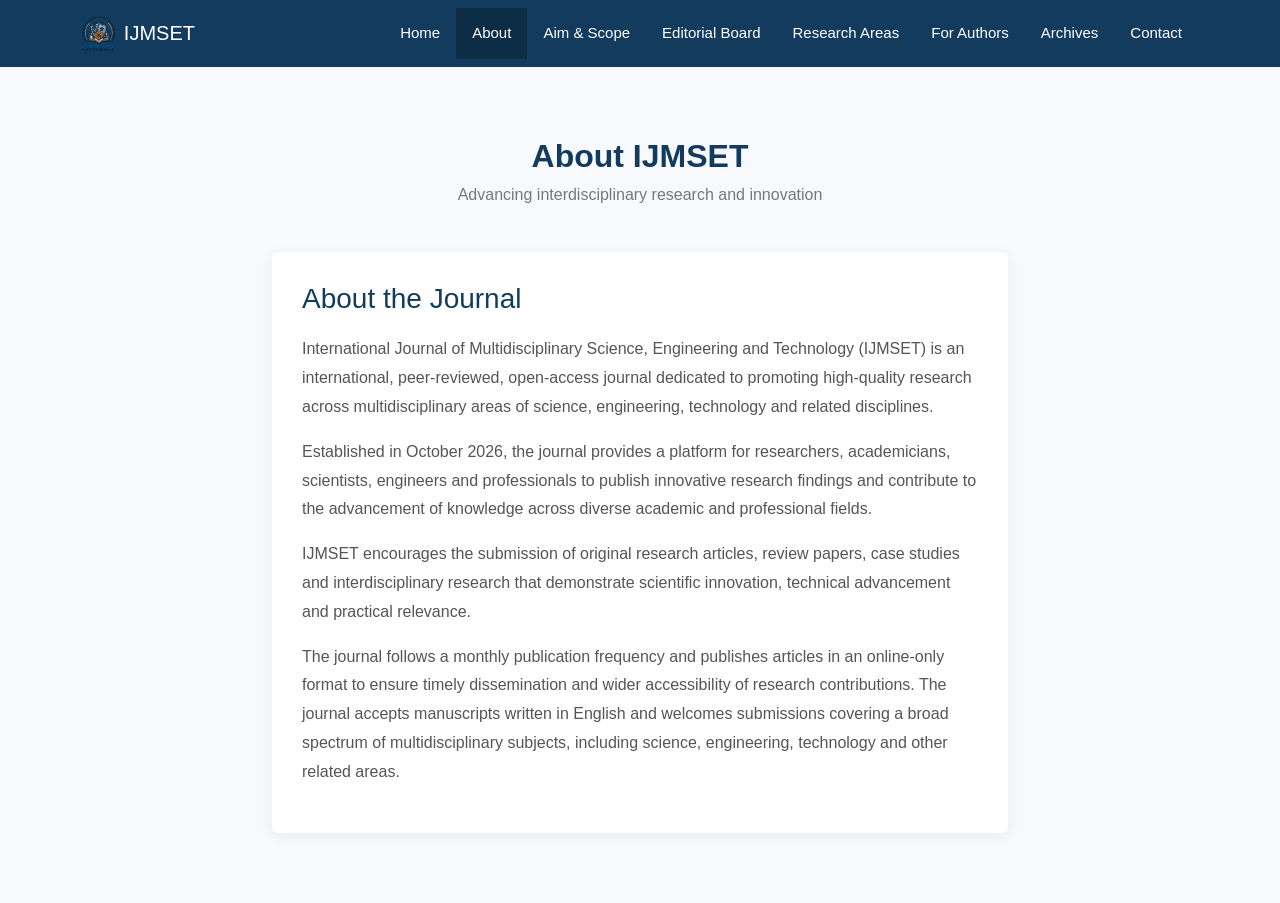
<file: about.html>
<!DOCTYPE html>
<html lang="en">
<head>
    <meta charset="UTF-8">
    <meta name="viewport" content="width=device-width, initial-scale=1.0">
    <title>IJMSET | About</title>
    <link rel="icon" href="logo.png" type="image/png">
    <link href="https://cdn.jsdelivr.net/npm/bootstrap@5.3.3/dist/css/bootstrap.min.css" rel="stylesheet">
    <link href="https://cdn.jsdelivr.net/npm/bootstrap-icons@1.11.3/font/bootstrap-icons.css" rel="stylesheet">
    <link rel="stylesheet" href="style.css">
</head>
<body>
<nav class="navbar navbar-expand-lg navbar-dark">
    <div class="container">
        <a class="navbar-brand d-flex align-items-center" href="index.html"><img src="logo.png" class="logo-img-nav"><span>IJMSET</span></a>
        <div class="collapse navbar-collapse"><ul class="navbar-nav ms-auto">
            <li class="nav-item"><a class="nav-link" href="index.html">Home</a></li>
            <li class="nav-item"><a class="nav-link active" href="about.html">About</a></li>
            <li class="nav-item"><a class="nav-link" href="aim-scope.html">Aim & Scope</a></li>
            <li class="nav-item"><a class="nav-link" href="editorial-board.html">Editorial Board</a></li>
            <li class="nav-item"><a class="nav-link" href="research-areas.html">Research Areas</a></li>
            <li class="nav-item"><a class="nav-link" href="author.html">For Authors</a></li>
            <li class="nav-item"><a class="nav-link" href="archives.html">Archives</a></li>
            <li class="nav-item"><a class="nav-link" href="contact.html">Contact</a></li>
        </ul></div>
    </div>
</nav>

<section class="section">
    <div class="container">
        <div class="section-title">
            <h2>About IJMSET</h2>
            <p>Advancing interdisciplinary research and innovation</p>
        </div>
        <div class="row justify-content-center">
            <div class="col-md-8">
                <div class="about-box">
                    <h3>About the Journal</h3>
                    <p>International Journal of Multidisciplinary Science, Engineering and Technology (IJMSET) is an international, peer-reviewed, open-access journal dedicated to promoting high-quality research across multidisciplinary areas of science, engineering, technology and related disciplines.</p>
                    <p>Established in October 2026, the journal provides a platform for researchers, academicians, scientists, engineers and professionals to publish innovative research findings and contribute to the advancement of knowledge across diverse academic and professional fields.</p>
                    <p>IJMSET encourages the submission of original research articles, review papers, case studies and interdisciplinary research that demonstrate scientific innovation, technical advancement and practical relevance.</p>
                    <p>The journal follows a monthly publication frequency and publishes articles in an online-only format to ensure timely dissemination and wider accessibility of research contributions. The journal accepts manuscripts written in English and welcomes submissions covering a broad spectrum of multidisciplinary subjects, including science, engineering, technology and other related areas.</p>
                </div>
            </div>
        </div>
    </div>
</section>
</body>
</html>
</file>
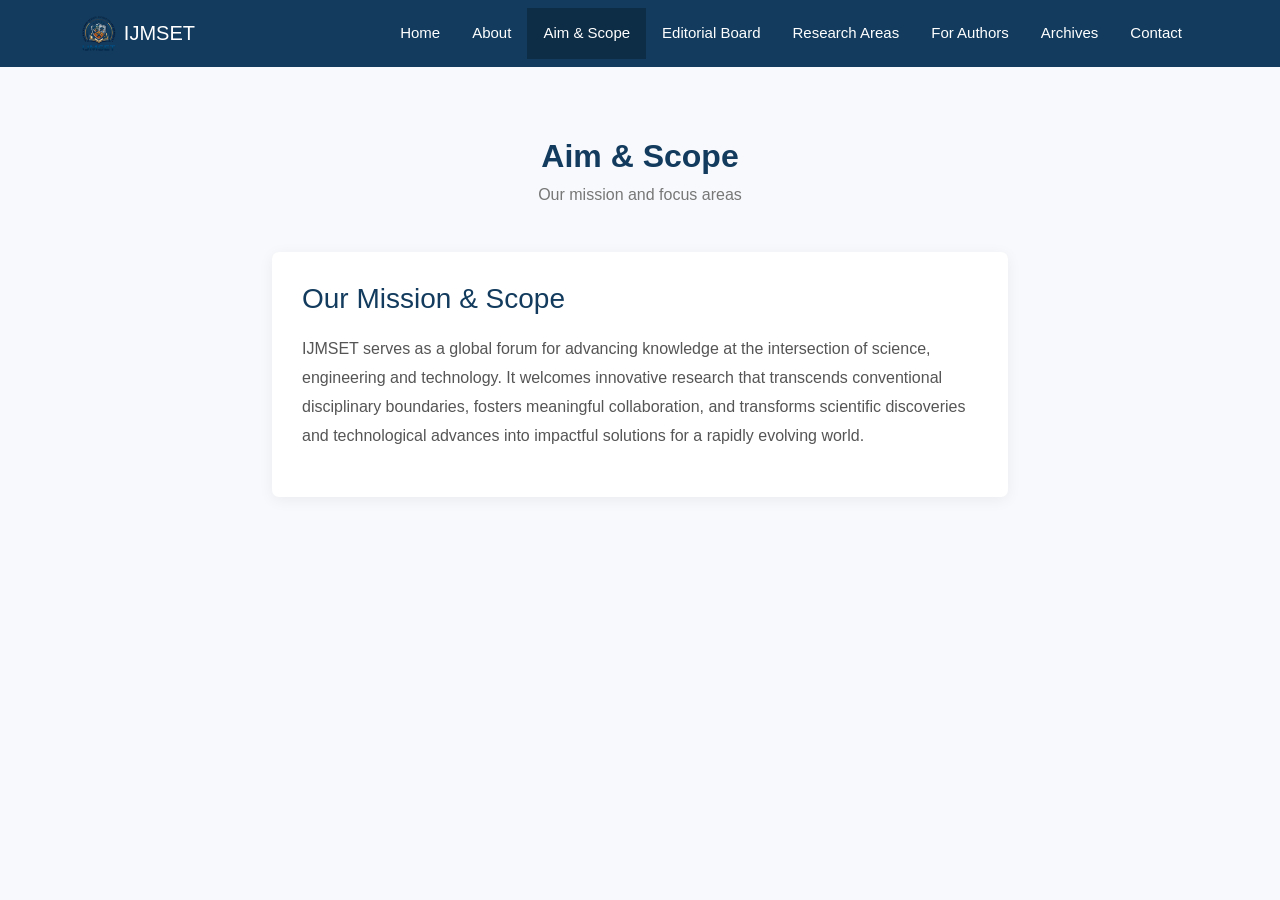
<file: aim-scope.html>
<!DOCTYPE html>
<html lang="en">
<head>
    <meta charset="UTF-8">
    <meta name="viewport" content="width=device-width, initial-scale=1.0">
    <title>IJMSET | Aim & Scope</title>
    <link rel="icon" href="logo.png" type="image/png">
    <link href="https://cdn.jsdelivr.net/npm/bootstrap@5.3.3/dist/css/bootstrap.min.css" rel="stylesheet">
    <link href="https://cdn.jsdelivr.net/npm/bootstrap-icons@1.11.3/font/bootstrap-icons.css" rel="stylesheet">
    <link rel="stylesheet" href="style.css">
</head>
<body>
<nav class="navbar navbar-expand-lg navbar-dark">
    <div class="container">
        <a class="navbar-brand d-flex align-items-center" href="index.html"><img src="logo.png" class="logo-img-nav"><span>IJMSET</span></a>
        <div class="collapse navbar-collapse"><ul class="navbar-nav ms-auto">
            <li class="nav-item"><a class="nav-link" href="index.html">Home</a></li>
            <li class="nav-item"><a class="nav-link" href="about.html">About</a></li>
            <li class="nav-item"><a class="nav-link active" href="aim-scope.html">Aim & Scope</a></li>
            <li class="nav-item"><a class="nav-link" href="editorial-board.html">Editorial Board</a></li>
            <li class="nav-item"><a class="nav-link" href="research-areas.html">Research Areas</a></li>
            <li class="nav-item"><a class="nav-link" href="author.html">For Authors</a></li>
            <li class="nav-item"><a class="nav-link" href="archives.html">Archives</a></li>
            <li class="nav-item"><a class="nav-link" href="contact.html">Contact</a></li>
        </ul></div>
    </div>
</nav>

<section class="section">
    <div class="container">
        <div class="section-title">
            <h2>Aim & Scope</h2>
            <p>Our mission and focus areas</p>
        </div>
        <div class="row justify-content-center">
            <div class="col-md-8">
                <div class="about-box">
                    <h3>Our Mission & Scope</h3>
                    <p>IJMSET serves as a global forum for advancing knowledge at the intersection of science, engineering and technology. It welcomes innovative research that transcends conventional disciplinary boundaries, fosters meaningful collaboration, and transforms scientific discoveries and technological advances into impactful solutions for a rapidly evolving world.</p>
                </div>
            </div>
        </div>
    </div>
</section>
</body>
</html>
</file>
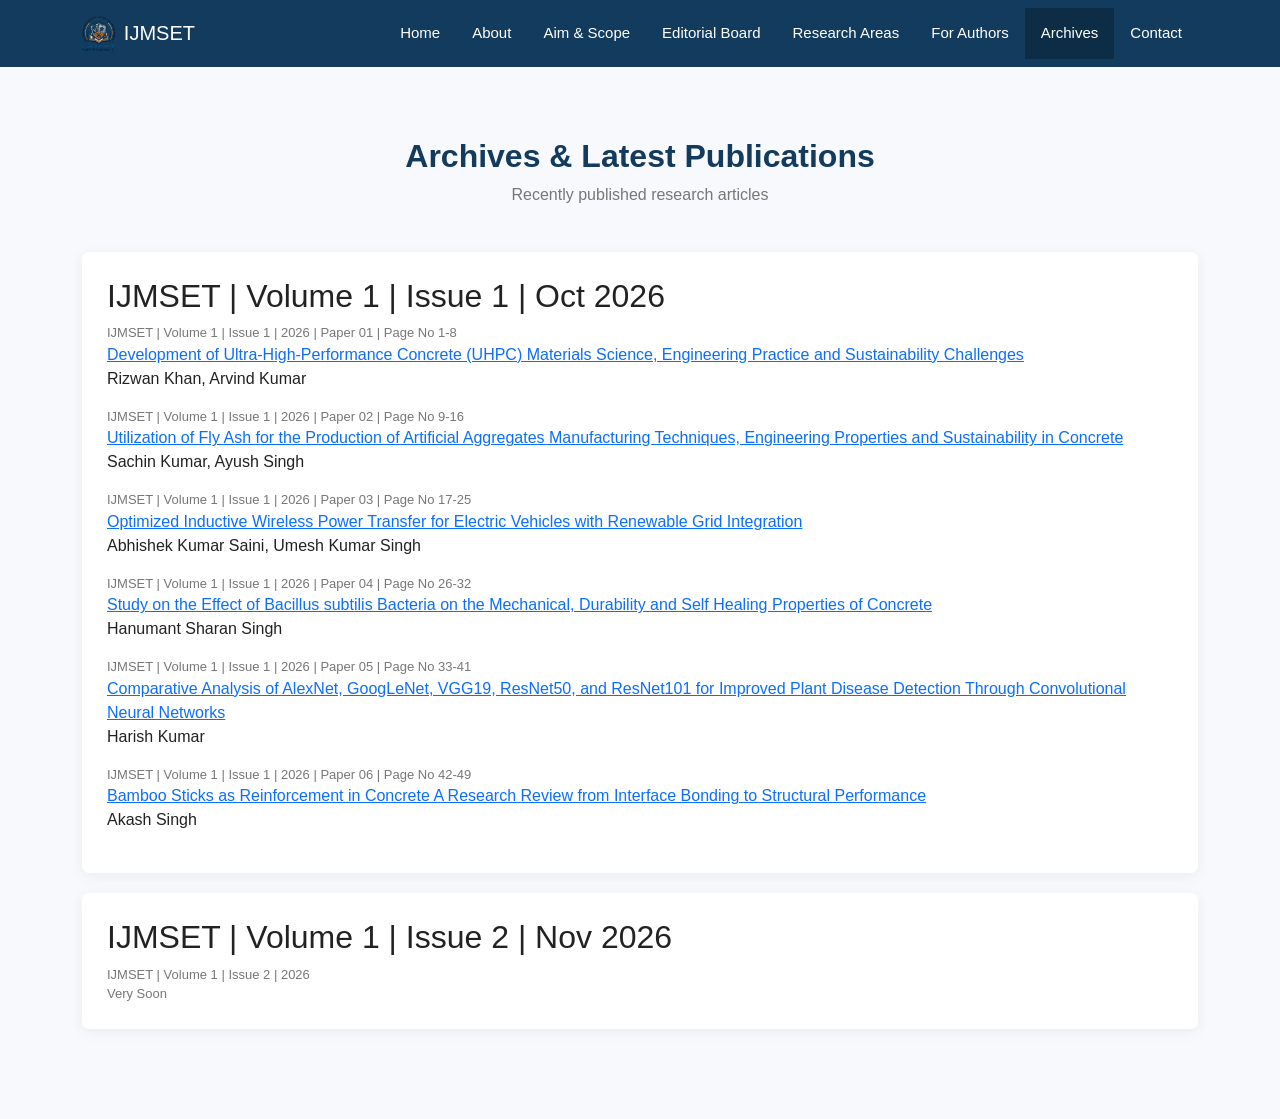
<file: archives.html>
<!DOCTYPE html>
<html lang="en">
<head>
    <meta charset="UTF-8">
    <meta name="viewport" content="width=device-width, initial-scale=1.0">
    <title>IJMSET | Archives</title>
    <link rel="icon" href="logo.png" type="image/png">
    <link href="https://cdn.jsdelivr.net/npm/bootstrap@5.3.3/dist/css/bootstrap.min.css" rel="stylesheet">
    <link href="https://cdn.jsdelivr.net/npm/bootstrap-icons@1.11.3/font/bootstrap-icons.css" rel="stylesheet">
    <link rel="stylesheet" href="style.css">
</head>
<body>
<nav class="navbar navbar-expand-lg navbar-dark">
    <div class="container">
        <a class="navbar-brand d-flex align-items-center" href="index.html"><img src="logo.png" class="logo-img-nav"><span>IJMSET</span></a>
        <div class="collapse navbar-collapse"><ul class="navbar-nav ms-auto">
            <li class="nav-item"><a class="nav-link" href="index.html">Home</a></li>
            <li class="nav-item"><a class="nav-link" href="about.html">About</a></li>
            <li class="nav-item"><a class="nav-link" href="aim-scope.html">Aim & Scope</a></li>
            <li class="nav-item"><a class="nav-link" href="editorial-board.html">Editorial Board</a></li>
            <li class="nav-item"><a class="nav-link" href="research-areas.html">Research Areas</a></li>
            <li class="nav-item"><a class="nav-link" href="author.html">For Authors</a></li>
            <li class="nav-item"><a class="nav-link active" href="archives.html">Archives</a></li>
            <li class="nav-item"><a class="nav-link" href="contact.html">Contact</a></li>
        </ul></div>
    </div>
</nav>

<section class="section">
    <div class="container">
        <div class="section-title">
            <h2>Archives & Latest Publications</h2>
            <p>Recently published research articles</p>
        </div>
        <div class="article-card">
 <h2>IJMSET | Volume 1 | Issue 1 | Oct 2026</h2>
            <div class="article-meta">IJMSET | Volume 1 | Issue 1 | 2026 | Paper 01 | Page No 1-8</div>
            <a href="Development of Ultra-High-Performance Concrete (UHPC) Materials Science, Engineering Practice and Sustainability Challenges.pdf">Development of Ultra-High-Performance Concrete (UHPC) Materials Science, Engineering Practice and Sustainability Challenges</a>
            <p>Rizwan Khan, Arvind Kumar</p>


        <div class="article-meta">IJMSET | Volume 1 | Issue 1 | 2026 | Paper 02 | Page No 9-16</div>
          <a href="Utilization of Fly Ash for the Production of Artificial Aggregates Manufacturing Techniques, Engineering Properties and Sustainability in Concrete.pdf">Utilization of Fly Ash for the Production of Artificial Aggregates Manufacturing Techniques, Engineering Properties and Sustainability in Concrete</a>


            <p>Sachin Kumar, Ayush Singh</p>


 <div class="article-meta">IJMSET | Volume 1 | Issue 1 | 2026 | Paper 03 | Page No 17-25</div>
             <a href="Optimized Inductive Wireless Power Transfer for Electric Vehicles with Renewable Grid Integration.pdf">Optimized Inductive Wireless Power Transfer for Electric Vehicles with Renewable Grid Integration</a>

            <p>Abhishek Kumar Saini, Umesh Kumar Singh</p>
            


 <div class="article-meta">IJMSET | Volume 1 | Issue 1 | 2026 | Paper 04 | Page No 26-32</div>
            <a href="Study on the Effect of Bacillus subtilis Bacteria on the Mechanical, Durability and Self Healing Properties of Concrete.pdf">Study on the Effect of Bacillus subtilis Bacteria on the Mechanical, Durability and Self Healing Properties of Concrete</a>

            <p>Hanumant Sharan Singh</p>
          



 <div class="article-meta">IJMSET | Volume 1 | Issue 1 | 2026 | Paper 05 | Page No 33-41</div>
            <a href="Comparative Analysis of AlexNet, GoogLeNet, VGG19, ResNet50, and ResNet101 for Improved Plant Disease Detection Through Convolutional Neural Networks.pdf">Comparative Analysis of AlexNet, GoogLeNet, VGG19, ResNet50, and ResNet101 for Improved Plant Disease Detection Through Convolutional Neural Networks</a>
            <p>Harish Kumar</p>
            

 <div class="article-meta">IJMSET | Volume 1 | Issue 1 | 2026 | Paper 06 | Page No 42-49</div>
            
            <a href="Bamboo Sticks as Reinforcement in Concrete A Research Review from Interface Bonding to Structural Performance.pdf">Bamboo Sticks as Reinforcement in Concrete A Research Review from Interface Bonding to Structural Performance</a>
            <p>Akash Singh</p>
 
        </div>
<div class="article-card">
 <h2>IJMSET | Volume 1 | Issue 2 | Nov 2026</h2>
            <div class="article-meta">IJMSET | Volume 1 | Issue 2 | 2026</div>
  <div class="article-meta">Very Soon</div>
   </div>
</section>
</body>
</html>
</file>
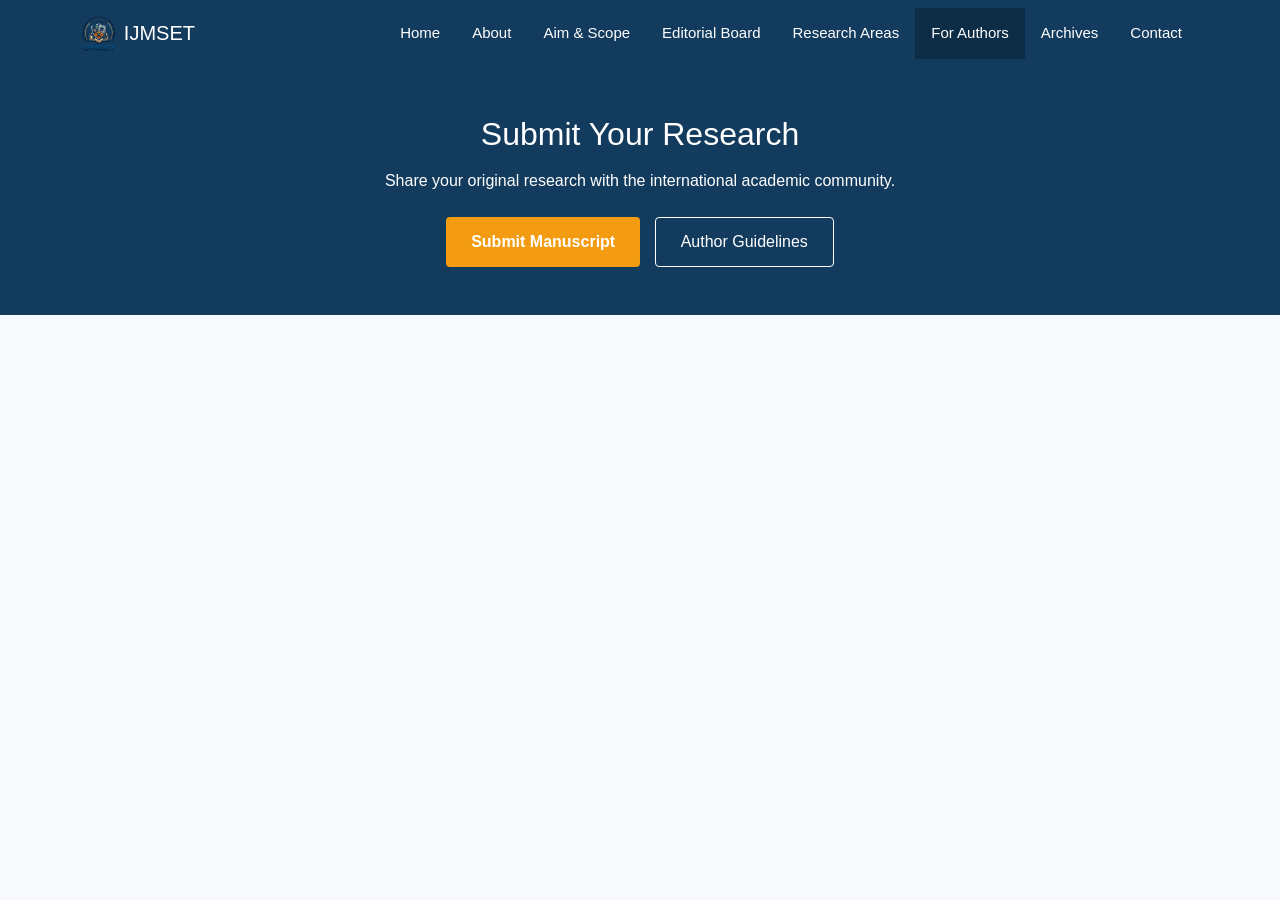
<file: author.html>
<!DOCTYPE html>
<html lang="en">
<head>
    <meta charset="UTF-8">
    <meta name="viewport" content="width=device-width, initial-scale=1.0">
    <title>IJMSET | For Authors</title>
    <link rel="icon" href="logo.png" type="image/png">
    <link href="https://cdn.jsdelivr.net/npm/bootstrap@5.3.3/dist/css/bootstrap.min.css" rel="stylesheet">
    <link href="https://cdn.jsdelivr.net/npm/bootstrap-icons@1.11.3/font/bootstrap-icons.css" rel="stylesheet">
    <link rel="stylesheet" href="style.css">
</head>
<body>
<nav class="navbar navbar-expand-lg navbar-dark">
    <div class="container">
        <a class="navbar-brand d-flex align-items-center" href="index.html"><img src="logo.png" class="logo-img-nav"><span>IJMSET</span></a>
        <div class="collapse navbar-collapse"><ul class="navbar-nav ms-auto">
            <li class="nav-item"><a class="nav-link" href="index.html">Home</a></li>
            <li class="nav-item"><a class="nav-link" href="about.html">About</a></li>
            <li class="nav-item"><a class="nav-link" href="aim-scope.html">Aim & Scope</a></li>
            <li class="nav-item"><a class="nav-link" href="editorial-board.html">Editorial Board</a></li>
            <li class="nav-item"><a class="nav-link" href="research-areas.html">Research Areas</a></li>
            <li class="nav-item"><a class="nav-link active" href="author.html">For Authors</a></li>
            <li class="nav-item"><a class="nav-link" href="archives.html">Archives</a></li>
            <li class="nav-item"><a class="nav-link" href="contact.html">Contact</a></li>
        </ul></div>
    </div>
</nav>

<section class="submission-section text-center py-5">
    <div class="container">
        <h2>Submit Your Research</h2>
        <p class="mt-3 mb-4">Share your original research with the international academic community.</p>
        <a href="contact.html" class="btn btn-primary-custom">Submit Manuscript</a>
        <a href="about.html" class="btn btn-outline-custom">Author Guidelines</a>
    </div>
</section>
</body>
</html>
</file>
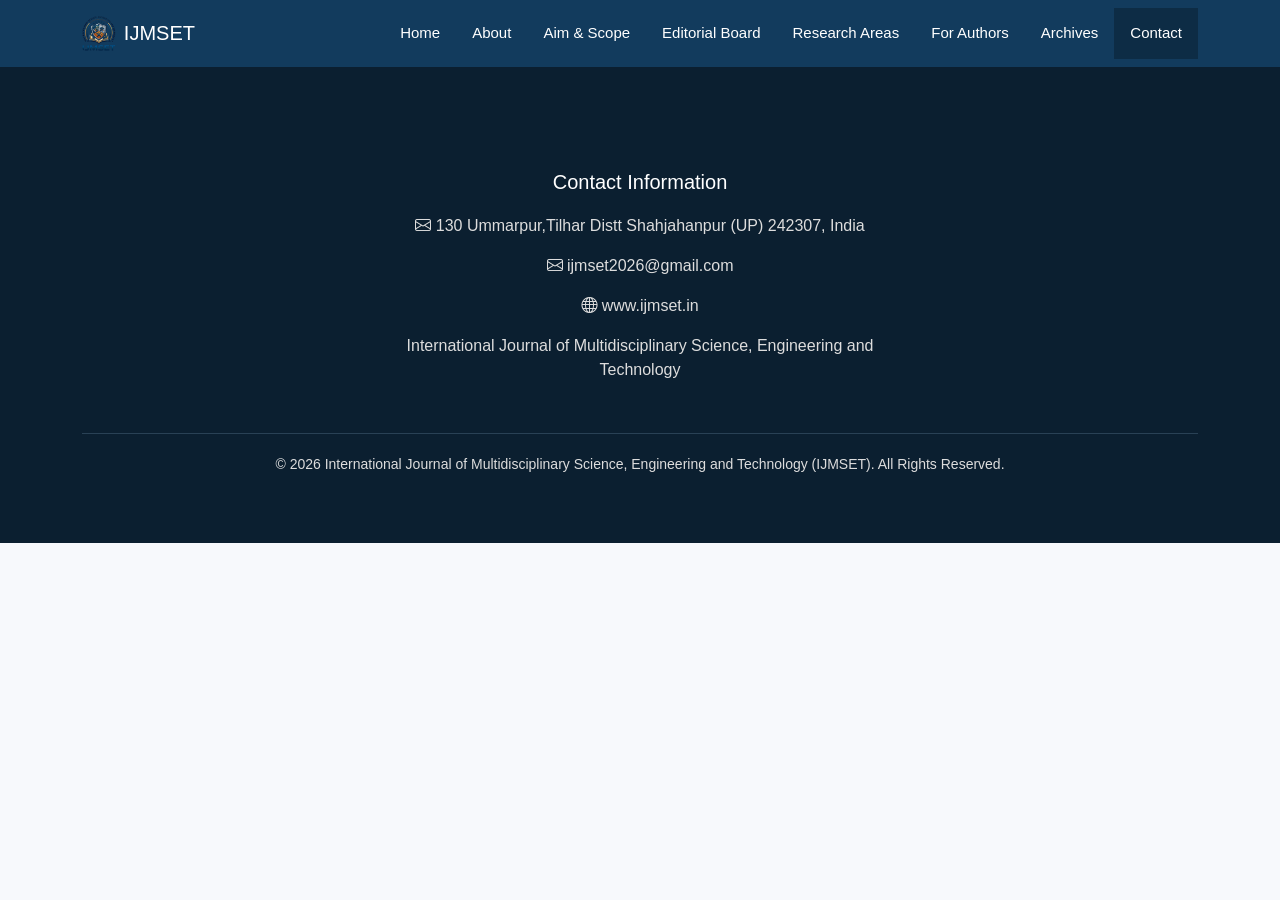
<file: contact.html>
<!DOCTYPE html>
<html lang="en">
<head>
    <meta charset="UTF-8">
    <meta name="viewport" content="width=device-width, initial-scale=1.0">
    <title>IJMSET | Contact</title>
    <link rel="icon" href="logo.png" type="image/png">
    <link href="https://cdn.jsdelivr.net/npm/bootstrap@5.3.3/dist/css/bootstrap.min.css" rel="stylesheet">
    <link href="https://cdn.jsdelivr.net/npm/bootstrap-icons@1.11.3/font/bootstrap-icons.css" rel="stylesheet">
    <link rel="stylesheet" href="style.css">
</head>
<body>
<nav class="navbar navbar-expand-lg navbar-dark">
    <div class="container">
        <a class="navbar-brand d-flex align-items-center" href="index.html"><img src="logo.png" class="logo-img-nav"><span>IJMSET</span></a>
        <div class="collapse navbar-collapse"><ul class="navbar-nav ms-auto">
            <li class="nav-item"><a class="nav-link" href="index.html">Home</a></li>
            <li class="nav-item"><a class="nav-link" href="about.html">About</a></li>
            <li class="nav-item"><a class="nav-link" href="aim-scope.html">Aim & Scope</a></li>
            <li class="nav-item"><a class="nav-link" href="editorial-board.html">Editorial Board</a></li>
            <li class="nav-item"><a class="nav-link" href="research-areas.html">Research Areas</a></li>
            <li class="nav-item"><a class="nav-link" href="author.html">For Authors</a></li>
            <li class="nav-item"><a class="nav-link" href="archives.html">Archives</a></li>
            <li class="nav-item"><a class="nav-link active" href="contact.html">Contact</a></li>
        </ul></div>
    </div>
</nav>

<footer style="margin-top: 0;" id="contact">
    <div class="container py-5">
        <div class="row g-4 justify-content-center">
            <div class="col-md-6 text-center">
                <h5>Contact Information</h5>
                <p class="mt-3"><i class="bi bi-envelope"></i> 130 Ummarpur,Tilhar Distt Shahjahanpur (UP) 242307, India</p>
                <p class="mt-3"><i class="bi bi-envelope"></i> ijmset2026@gmail.com</p>
                <p><i class="bi bi-globe"></i> www.ijmset.in</p>
                <p>International Journal of Multidisciplinary Science, Engineering and Technology</p>
            </div>
        </div>
        <div class="copyright">
            © 2026 International Journal of Multidisciplinary Science, Engineering and Technology (IJMSET). All Rights Reserved.
        </div>
    </div>
</footer>
</body>
</html>
</file>
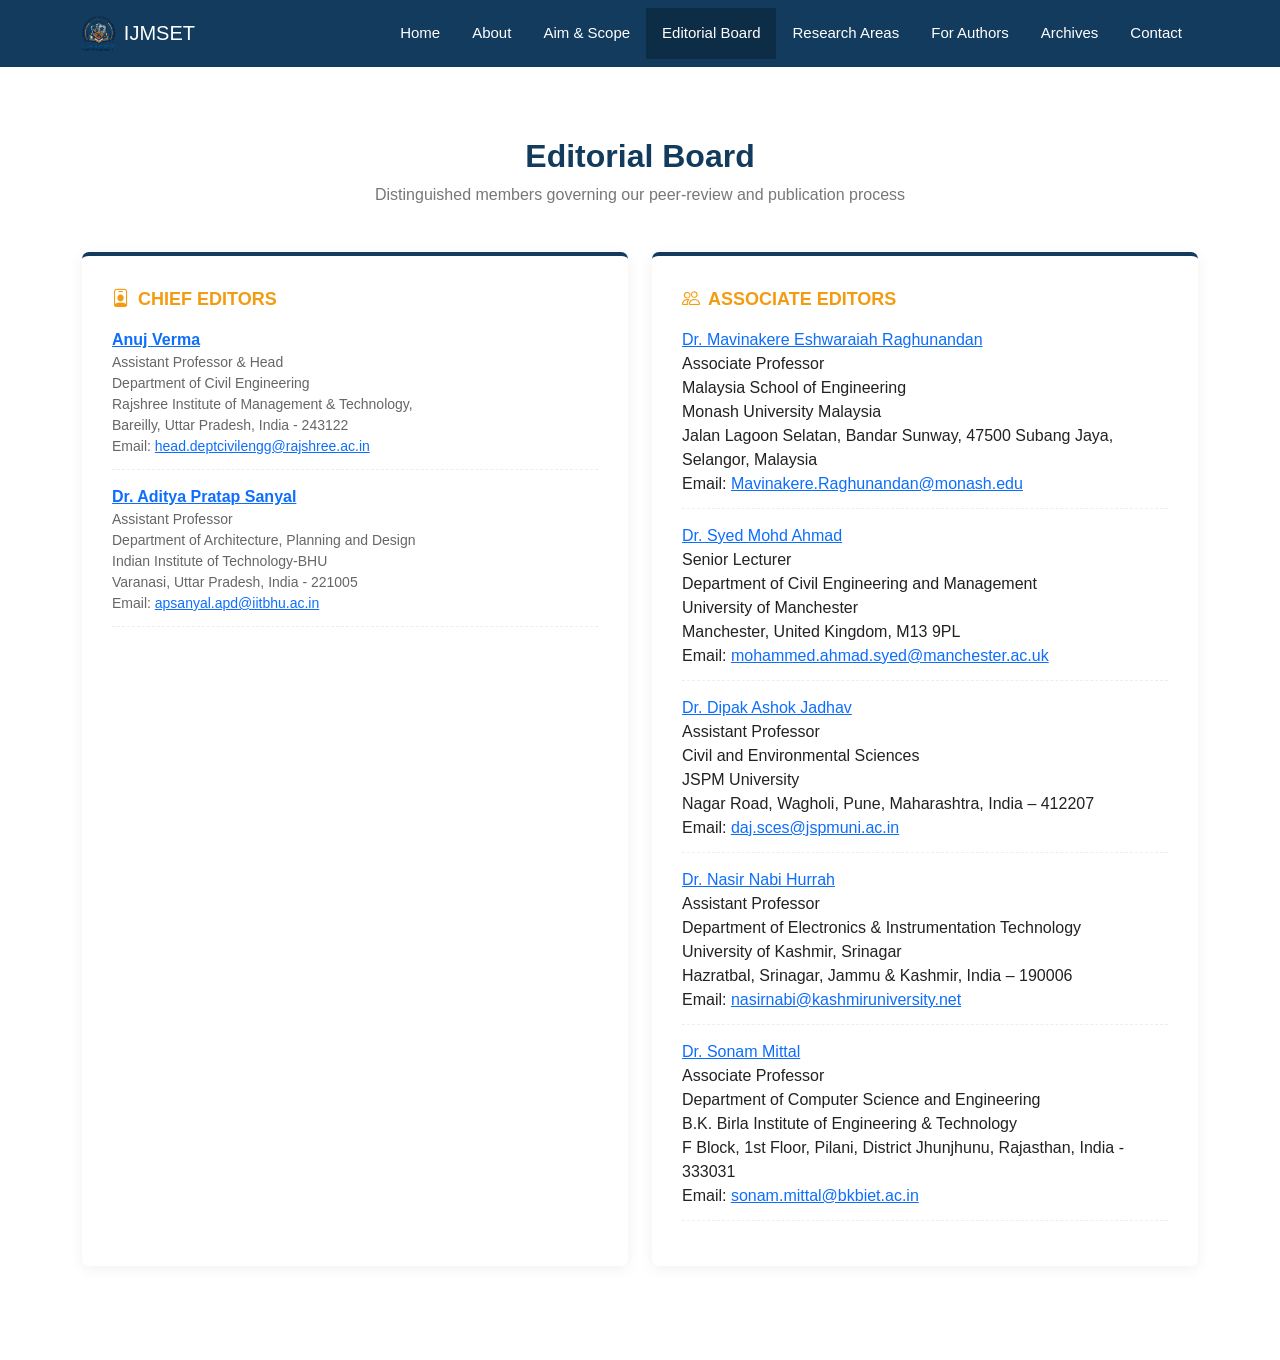
<file: editorial-board.html>
<!DOCTYPE html>
<html lang="en">
<head>
    <meta charset="UTF-8">
    <meta name="viewport" content="width=device-width, initial-scale=1.0">
    <title>IJMSET | Editorial Board</title>
    <link rel="icon" href="logo.png" type="image/png">
    <link href="https://cdn.jsdelivr.net/npm/bootstrap@5.3.3/dist/css/bootstrap.min.css" rel="stylesheet">
    <link href="https://cdn.jsdelivr.net/npm/bootstrap-icons@1.11.3/font/bootstrap-icons.css" rel="stylesheet">
    <link rel="stylesheet" href="style.css">
</head>
<body>
<nav class="navbar navbar-expand-lg navbar-dark">
    <div class="container">
        <a class="navbar-brand d-flex align-items-center" href="index.html"><img src="logo.png" class="logo-img-nav"><span>IJMSET</span></a>
        <div class="collapse navbar-collapse"><ul class="navbar-nav ms-auto">
            <li class="nav-item"><a class="nav-link" href="index.html">Home</a></li>
            <li class="nav-item"><a class="nav-link" href="about.html">About</a></li>
            <li class="nav-item"><a class="nav-link" href="aim-scope.html">Aim & Scope</a></li>
            <li class="nav-item"><a class="nav-link active" href="editorial-board.html">Editorial Board</a></li>
            <li class="nav-item"><a class="nav-link" href="research-areas.html">Research Areas</a></li>
            <li class="nav-item"><a class="nav-link" href="author.html">For Authors</a></li>
            <li class="nav-item"><a class="nav-link" href="archives.html">Archives</a></li>
            <li class="nav-item"><a class="nav-link" href="contact.html">Contact</a></li>
        </ul></div>
    </div>
</nav>

<section class="section bg-white">
    <div class="container">
        <div class="section-title">
            <h2>Editorial Board</h2>
            <p>Distinguished members governing our peer-review and publication process</p>
        </div>
        <div class="row g-4">
            <div class="col-md-6">
                <div class="editorial-box">
                    <div class="editor-group-title"><i class="bi bi-person-badge me-2"></i>Chief Editors</div>
                    <div class="editor-item">

    <div class="editor-affil">
     <div class="editor-item">
    <div class="editor-name">
        <a href="https://rajshree.ac.in/instructor/anuj-verma/" target="_blank">
            Anuj Verma
        </a>
    </div>
    <div class="editor-affil">
        Assistant Professor &amp; Head<br>
        Department of Civil Engineering<br>
        Rajshree Institute of Management &amp; Technology,<br>
        Bareilly, Uttar Pradesh, India - 243122<br>
        Email: <a href="mailto:head.deptcivilengg@rajshree.ac.in">
            head.deptcivilengg@rajshree.ac.in
    </div>
</div>
   <div class="editor-name">
        <a href="https://iitbhu.ac.in/dept/apd/people/apsanyalapd" target="_blank">
            Dr. Aditya Pratap Sanyal
        </a>
    </div>
    <div class="editor-affil">
        Assistant Professor<br>
        Department of Architecture, Planning and Design<br>
       Indian Institute of Technology-BHU<br>
Varanasi, Uttar Pradesh, India - 221005<br>
        Email: <a href="mailto:apsanyal.apd@iitbhu.ac.in">
            apsanyal.apd@iitbhu.ac.in
    </div>

        </a>

    </div>
</div>
                </div>
            </div>
            <div class="col-md-6">
                <div class="editorial-box">
                    <div class="editor-group-title"><i class="bi bi-people me-2"></i>Associate Editors</div>
               
   <div class="editor-item"><div class="editor-name"></div>
  <a href="https://research.monash.edu/en/persons/mavinakere-eshwaraiah-raghunandan/" target="_blank">
            Dr. Mavinakere Eshwaraiah Raghunandan<br>
 </a>

Associate Professor<br>
        Malaysia School of Engineering<br>
        Monash University Malaysia<br>
Jalan Lagoon Selatan, Bandar Sunway, 47500 Subang Jaya, Selangor, Malaysia<br>
        Email: <a href="Mavinakere.Raghunandan@monash.edu">
            Mavinakere.Raghunandan@monash.edu</div>

  <div class="editor-item"><div class="editor-name"></div>
  <a href="https://research.manchester.ac.uk/en/persons/syed-mohd-ahmad/" target="_blank">
            Dr. Syed Mohd Ahmad<br>
 </a>

Senior Lecturer<br>
        Department of Civil Engineering and Management<br>
        University of Manchester<br>
Manchester, United Kingdom, M13 9PL<br>
        Email: <a href="mohammed.ahmad.syed@manchester.ac.uk">
            mohammed.ahmad.syed@manchester.ac.uk</div>

   <a>        
                    <div class="editor-item"><div class="editor-name"></div>
  <a href="https://jspmuni.ac.in/schools/school-of-civil-environmental-sciences/dipak-jadhav/" target="_blank">
            Dr. Dipak Ashok Jadhav<br>
 </a>

Assistant Professor<br>
        Civil and Environmental Sciences<br>
        JSPM University<br>
Nagar Road, Wagholi, Pune, Maharashtra, India – 412207<br>
        Email: <a href="daj.sces@jspmuni.ac.in">
            daj.sces@jspmuni.ac.in</div>
                    <div class="editor-item"><div class="editor-name"></div>
  <a href="https://electronics.uok.edu.in/Main/ProfilePage.aspx?Profile=I43u1Oi5I" target="_blank">
            Dr. Nasir Nabi Hurrah<br>
        </a>

Assistant Professor<br>
        Department of Electronics & Instrumentation Technology<br>
        University of Kashmir, Srinagar<br>
        Hazratbal, Srinagar, Jammu & Kashmir, India – 190006<br>
        Email: <a href="mailto:nasirnabi@kashmiruniversity.net">
            nasirnabi@kashmiruniversity.net</div>

         <a>        
                    
                    <div class="editor-item"><div class="editor-name"></div>
  <a href="https://bkbiet.ac.in/sonammittal-2/" target="_blank">
            Dr. Sonam Mittal<br>
 </a>

Associate Professor<br>
        Department of Computer Science and Engineering<br>
        B.K. Birla Institute of Engineering & Technology<br>
        F Block, 1st Floor, Pilani, District Jhunjhunu, Rajasthan, India - 333031<br>
        Email: <a href="mailto:sonam.mittal@bkbiet.ac.in">
            sonam.mittal@bkbiet.ac.in</div>

              
  
                    <a>   
                </div>
            </div>
        </div>
    </div>
</section>
</body>
</html>
</file>
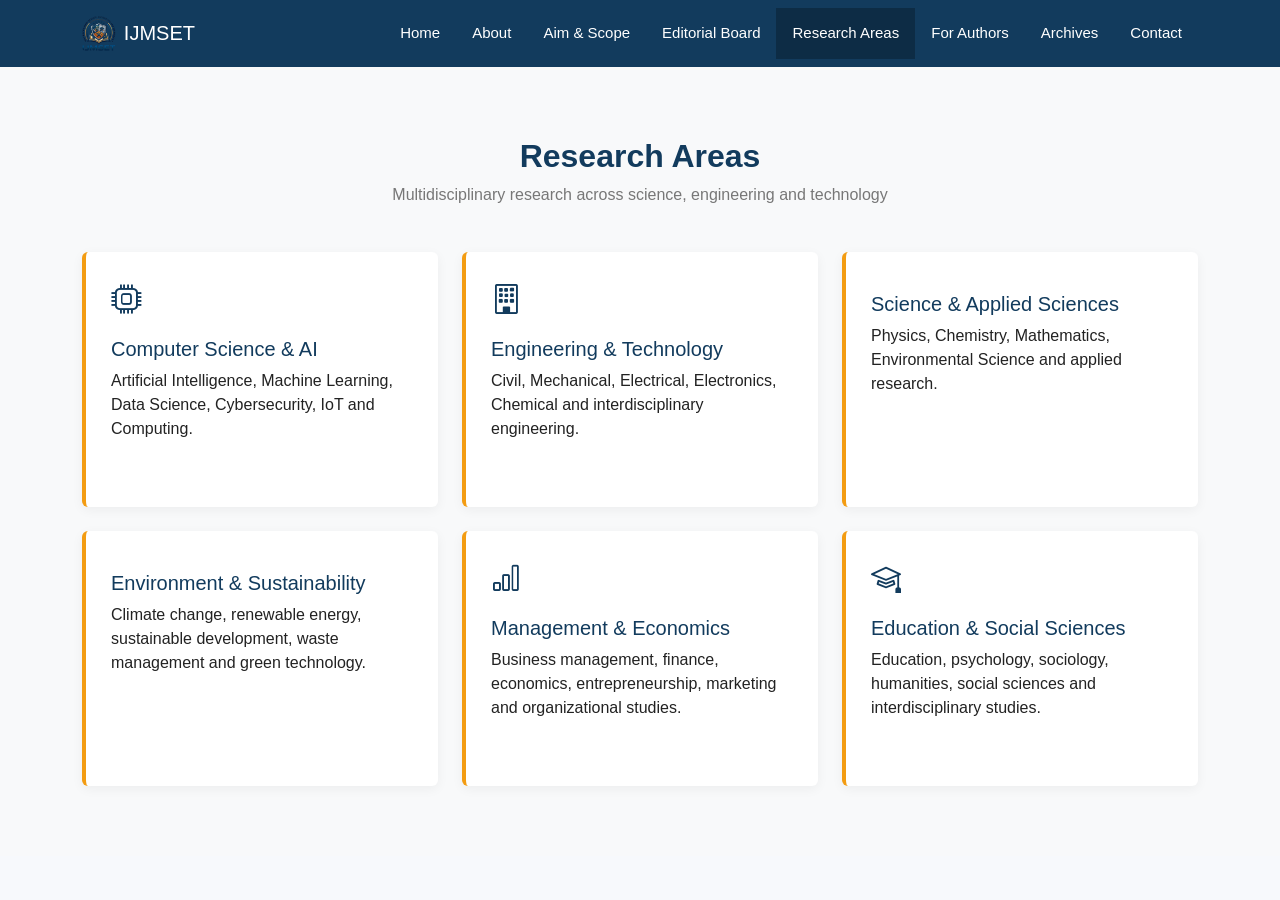
<file: research-areas.html>
<!DOCTYPE html>
<html lang="en">
<head>
    <meta charset="UTF-8">
    <meta name="viewport" content="width=device-width, initial-scale=1.0">
    <title>IJMSET | Research Areas</title>
    <link rel="icon" href="logo.png" type="image/png">
    <link href="https://cdn.jsdelivr.net/npm/bootstrap@5.3.3/dist/css/bootstrap.min.css" rel="stylesheet">
    <link href="https://cdn.jsdelivr.net/npm/bootstrap-icons@1.11.3/font/bootstrap-icons.css" rel="stylesheet">
    <link rel="stylesheet" href="style.css">
</head>
<body>
<nav class="navbar navbar-expand-lg navbar-dark">
    <div class="container">
        <a class="navbar-brand d-flex align-items-center" href="index.html"><img src="logo.png" class="logo-img-nav"><span>IJMSET</span></a>
        <div class="collapse navbar-collapse"><ul class="navbar-nav ms-auto">
            <li class="nav-item"><a class="nav-link" href="index.html">Home</a></li>
            <li class="nav-item"><a class="nav-link" href="about.html">About</a></li>
            <li class="nav-item"><a class="nav-link" href="aim-scope.html">Aim & Scope</a></li>
            <li class="nav-item"><a class="nav-link" href="editorial-board.html">Editorial Board</a></li>
            <li class="nav-item"><a class="nav-link active" href="research-areas.html">Research Areas</a></li>
            <li class="nav-item"><a class="nav-link" href="author.html">For Authors</a></li>
            <li class="nav-item"><a class="nav-link" href="archives.html">Archives</a></li>
            <li class="nav-item"><a class="nav-link" href="contact.html">Contact</a></li>
        </ul></div>
    </div>
</nav>

<section class="section bg-light">
    <div class="container">
        <div class="section-title">
            <h2>Research Areas</h2>
            <p>Multidisciplinary research across science, engineering and technology</p>
        </div>
        <div class="row g-4">
            <div class="col-md-4"><div class="research-card"><i class="bi bi-cpu"></i><h5>Computer Science & AI</h5><p>Artificial Intelligence, Machine Learning, Data Science, Cybersecurity, IoT and Computing.</p></div></div>
            <div class="col-md-4"><div class="research-card"><i class="bi bi-building"></i><h5>Engineering & Technology</h5><p>Civil, Mechanical, Electrical, Electronics, Chemical and interdisciplinary engineering.</p></div></div>
            <div class="col-md-4"><div class="research-card"><i class="bi bi-flask"></i><h5>Science & Applied Sciences</h5><p>Physics, Chemistry, Mathematics, Environmental Science and applied research.</p></div></div>
            <div class="col-md-4"><div class="research-card"><i class="bi bi-leaf"></i><h5>Environment & Sustainability</h5><p>Climate change, renewable energy, sustainable development, waste management and green technology.</p></div></div>
            <div class="col-md-4"><div class="research-card"><i class="bi bi-bar-chart"></i><h5>Management & Economics</h5><p>Business management, finance, economics, entrepreneurship, marketing and organizational studies.</p></div></div>
            <div class="col-md-4"><div class="research-card"><i class="bi bi-mortarboard"></i><h5>Education & Social Sciences</h5><p>Education, psychology, sociology, humanities, social sciences and interdisciplinary studies.</p></div></div>
        </div>
    </div>
</section>
</body>
</html>
</file>
<file: style.css>
html {
    scroll-behavior: smooth;
}

* {
    margin: 0;
    padding: 0;
    box-sizing: border-box;
}

body {
    font-family: Arial, Helvetica, sans-serif;
    color: #222;
    background: #f7f9fc;
}

/* TOP BAR */
.top-bar {
    background: #102a43;
    color: white;
    padding: 8px 0;
    font-size: 14px;
}

.top-bar a {
    color: white;
    text-decoration: none;
    margin-left: 20px;
}

/* HEADER */
.main-header {
    background: white;
    padding: 18px 0;
    border-bottom: 1px solid #ddd;
}

.journal-title {
    font-size: 27px;
    font-weight: 700;
    color: #123b5d;
    line-height: 1.2;
}

.journal-subtitle {
    font-size: 14px;
    color: #666;
    margin-top: 5px;
}

.logo-img-header {
    max-width: 95px;
    height: auto;
    object-fit: contain;
}

.logo-img-nav {
    height: 35px;
    width: auto;
    margin-right: 8px;
    border-radius: 4px;
}

/* NAVBAR */
.navbar {
    background: #123b5d !important;
    position: sticky;
    top: 0;
    z-index: 1000;
}

.navbar .nav-link {
    color: white !important;
    font-size: 15px;
    padding: 14px 16px !important;
}

.navbar .nav-link:hover, .navbar .nav-link.active {
    background: #0d2c45;
}

/* HERO */
.hero {
    background: linear-gradient(rgba(18,59,93,.90), rgba(18,59,93,.90)), url("images/research-bg.jpg");
    background-size: cover;
    background-position: center;
    color: white;
    padding: 75px 0;
}

.hero h1 {
    font-size: 42px;
    font-weight: 700;
}

.hero p {
    font-size: 19px;
    max-width: 850px;
    margin: 20px auto;
    line-height: 1.7;
}

.btn-primary-custom {
    background: #f39c12;
    color: white;
    border: none;
    padding: 13px 25px;
    border-radius: 4px;
    font-weight: 600;
    text-decoration: none;
    display: inline-block;
}

.btn-primary-custom:hover {
    background: #d68910;
    color: white;
}

.btn-outline-custom {
    border: 1px solid white;
    color: white;
    padding: 12px 25px;
    border-radius: 4px;
    margin-left: 10px;
    text-decoration: none;
    display: inline-block;
}

.btn-outline-custom:hover {
    background: white;
    color: #123b5d;
}

/* JOURNAL INFO */
.info-section {
    margin-top: -35px;
    position: relative;
    z-index: 5;
}

.info-card {
    background: white;
    padding: 25px 15px;
    text-align: center;
    border-radius: 6px;
    box-shadow: 0 5px 20px rgba(0,0,0,.08);
    height: 100%;
}

.info-card i {
    font-size: 30px;
    color: #f39c12;
}

.info-card h5 {
    margin-top: 10px;
    color: #123b5d;
    font-weight: 700;
}

.info-card p {
    margin: 0;
    color: #666;
}

/* SECTION */
.section {
    padding: 70px 0;
}

.section-title {
    text-align: center;
    margin-bottom: 45px;
}

.section-title h2 {
    color: #123b5d;
    font-weight: 700;
}

.section-title p {
    color: #777;
}

/* ABOUT */
.about-box {
    background: white;
    padding: 30px;
    border-radius: 7px;
    box-shadow: 0 3px 15px rgba(0,0,0,.06);
    height: 100%;
}

.about-box h3 {
    color: #123b5d;
    margin-bottom: 20px;
}

.about-box p {
    line-height: 1.8;
    color: #555;
}

/* EDITORIAL BOARD */
.editorial-box {
    background: white;
    padding: 30px;
    border-radius: 7px;
    box-shadow: 0 3px 15px rgba(0,0,0,.06);
    height: 100%;
    border-top: 4px solid #123b5d;
}

.editor-group-title {
    color: #f39c12;
    font-weight: 700;
    font-size: 18px;
    margin-bottom: 15px;
    text-transform: uppercase;
}

.editor-item {
    margin-bottom: 15px;
    padding-bottom: 12px;
    border-bottom: 1px dashed #eee;
}

.editor-name {
    font-weight: 700;
    color: #222;
    font-size: 16px;
}

.editor-affil {
    color: #666;
    font-size: 14px;
}

/* RESEARCH AREAS */
.research-card {
    background: white;
    padding: 25px;
    margin-bottom: 25px;
    border-radius: 6px;
    border-left: 4px solid #f39c12;
    box-shadow: 0 3px 12px rgba(0,0,0,.05);
    height: 100%;
}

.research-card i {
    font-size: 30px;
    color: #123b5d;
}

.research-card h5 {
    margin-top: 15px;
    color: #123b5d;
}

/* SUBMISSION */
.submission-section {
    background: #123b5d;
    color: white;
    padding: 65px 0;
}

/* LATEST ARTICLES */
.article-card {
    background: white;
    border-radius: 7px;
    padding: 25px;
    margin-bottom: 20px;
    box-shadow: 0 3px 15px rgba(0,0,0,.06);
}

.article-card h5 {
    color: #123b5d;
    font-weight: 600;
}

.article-meta {
    font-size: 13px;
    color: #777;
}

/* FOOTER */
footer {
    background: #0b1f30;
    color: #ddd;
    padding: 55px 0 20px;
}

footer h5 {
    color: white;
    margin-bottom: 20px;
}

footer a {
    color: #ccc;
    text-decoration: none;
    display: block;
    margin-bottom: 8px;
}

footer a:hover {
    color: white;
}

.copyright {
    border-top: 1px solid #294155;
    margin-top: 35px;
    padding-top: 20px;
    text-align: center;
    font-size: 14px;
}
</file>
